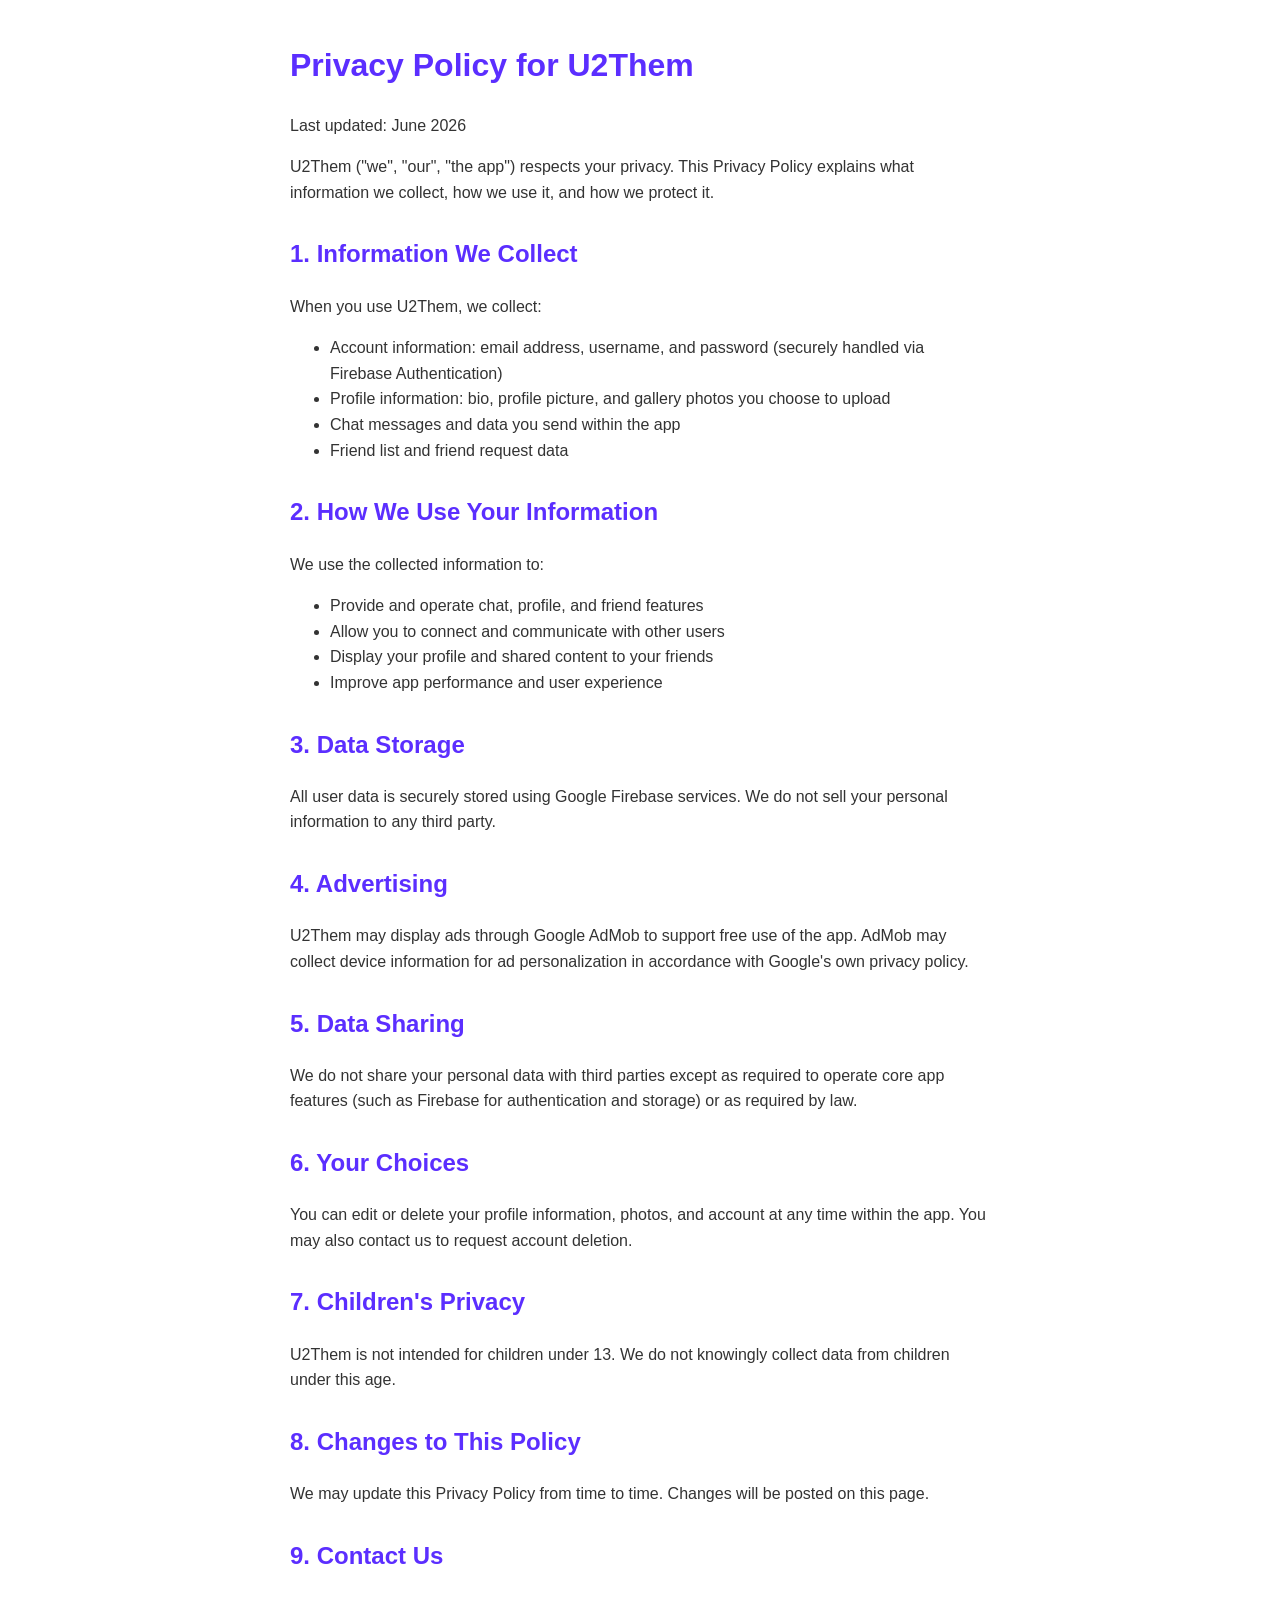
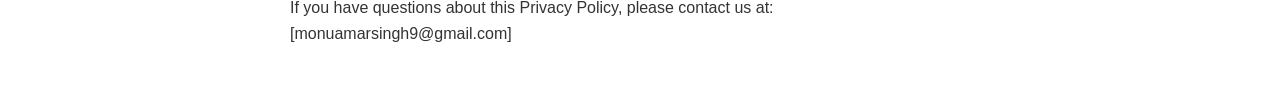
<file: privacy.html>
<!DOCTYPE html>
<html lang="en">
<head>
<meta charset="UTF-8">
<title>Privacy Policy - U2Them</title>
<style>
  body { font-family: Arial, sans-serif; max-width: 700px; margin: 40px auto; padding: 0 20px; line-height: 1.6; color: #333; }
  h1 { color: #5b2eff; }
  h2 { color: #5b2eff; margin-top: 30px; }
</style>
</head>
<body>
<h1>Privacy Policy for U2Them</h1>
<p>Last updated: June 2026</p>

<p>U2Them ("we", "our", "the app") respects your privacy. This Privacy Policy explains what information we collect, how we use it, and how we protect it.</p>

<h2>1. Information We Collect</h2>
<p>When you use U2Them, we collect:</p>
<ul>
<li>Account information: email address, username, and password (securely handled via Firebase Authentication)</li>
<li>Profile information: bio, profile picture, and gallery photos you choose to upload</li>
<li>Chat messages and data you send within the app</li>
<li>Friend list and friend request data</li>
</ul>

<h2>2. How We Use Your Information</h2>
<p>We use the collected information to:</p>
<ul>
<li>Provide and operate chat, profile, and friend features</li>
<li>Allow you to connect and communicate with other users</li>
<li>Display your profile and shared content to your friends</li>
<li>Improve app performance and user experience</li>
</ul>

<h2>3. Data Storage</h2>
<p>All user data is securely stored using Google Firebase services. We do not sell your personal information to any third party.</p>

<h2>4. Advertising</h2>
<p>U2Them may display ads through Google AdMob to support free use of the app. AdMob may collect device information for ad personalization in accordance with Google's own privacy policy.</p>

<h2>5. Data Sharing</h2>
<p>We do not share your personal data with third parties except as required to operate core app features (such as Firebase for authentication and storage) or as required by law.</p>

<h2>6. Your Choices</h2>
<p>You can edit or delete your profile information, photos, and account at any time within the app. You may also contact us to request account deletion.</p>

<h2>7. Children's Privacy</h2>
<p>U2Them is not intended for children under 13. We do not knowingly collect data from children under this age.</p>

<h2>8. Changes to This Policy</h2>
<p>We may update this Privacy Policy from time to time. Changes will be posted on this page.</p>

<h2>9. Contact Us</h2>
<p>If you have questions about this Privacy Policy, please contact us at: [monuamarsingh9@gmail.com]</p>

</body>
</html>
</file>
